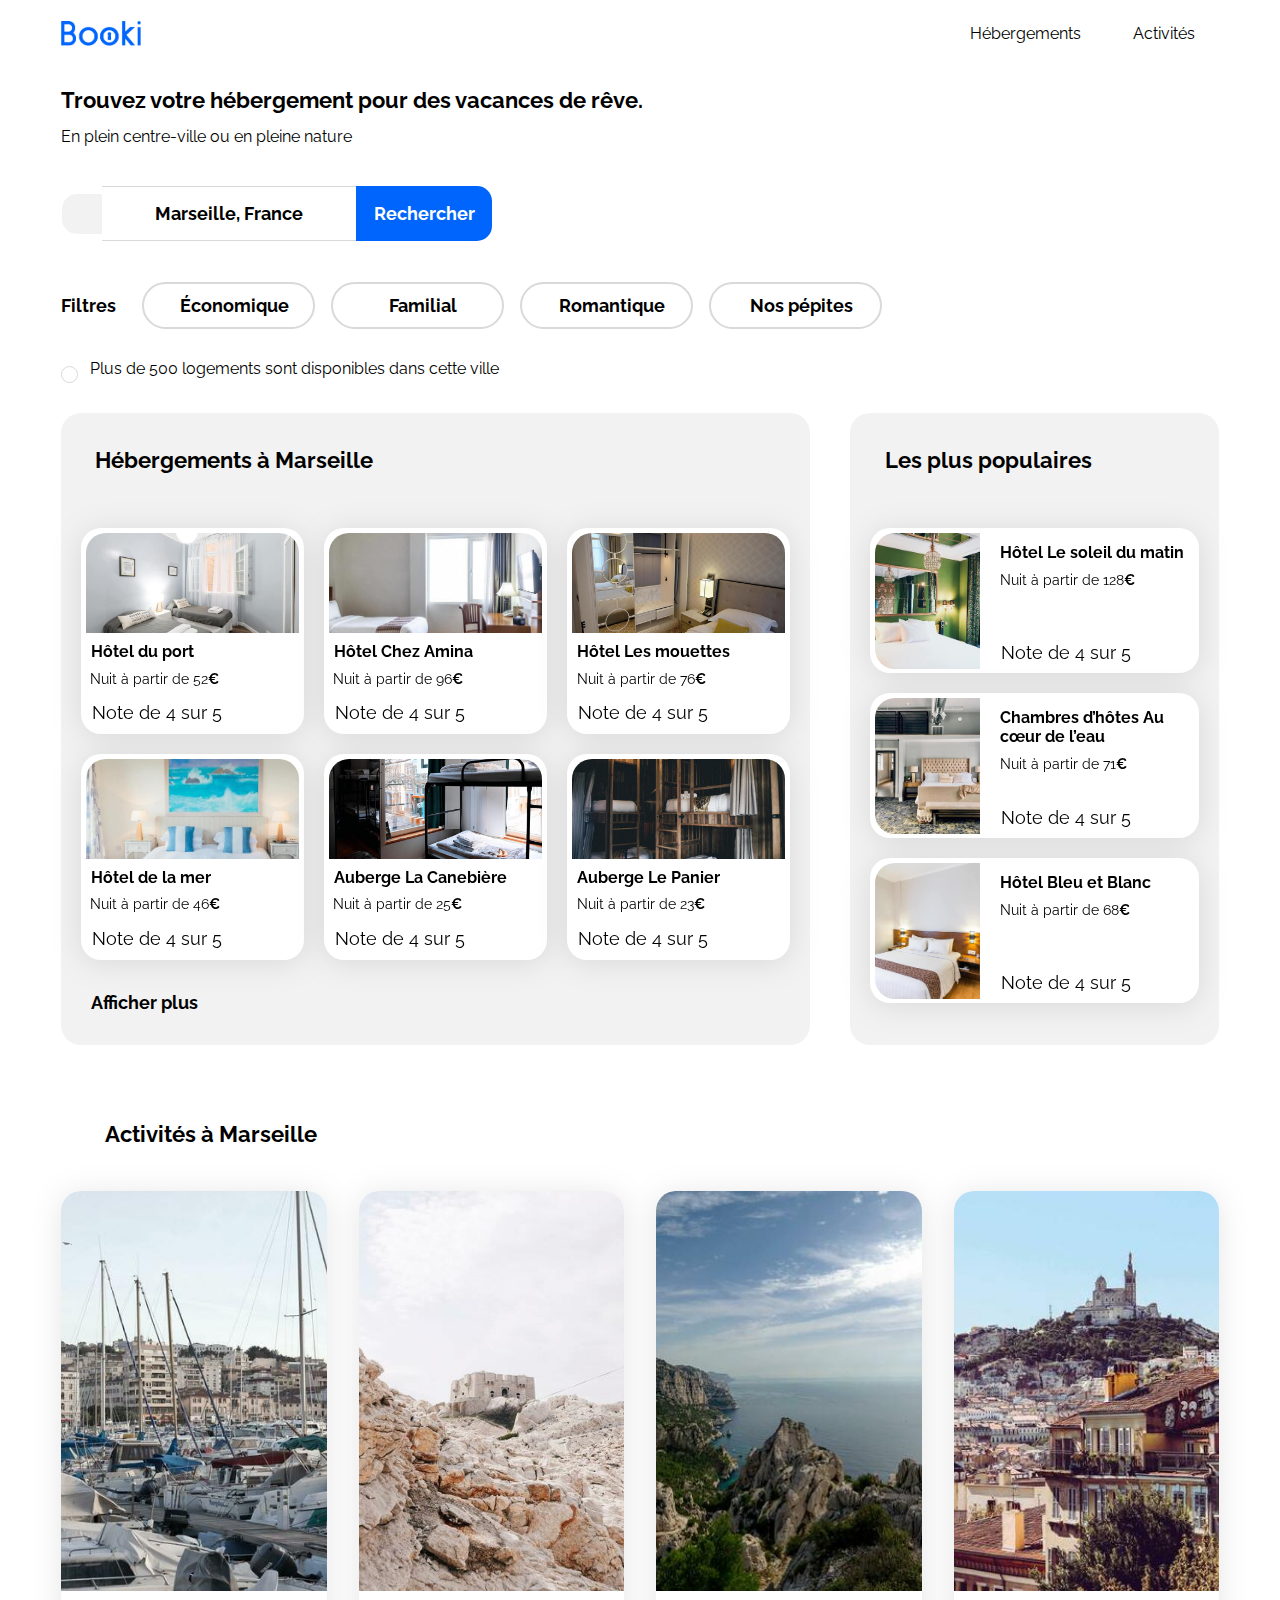
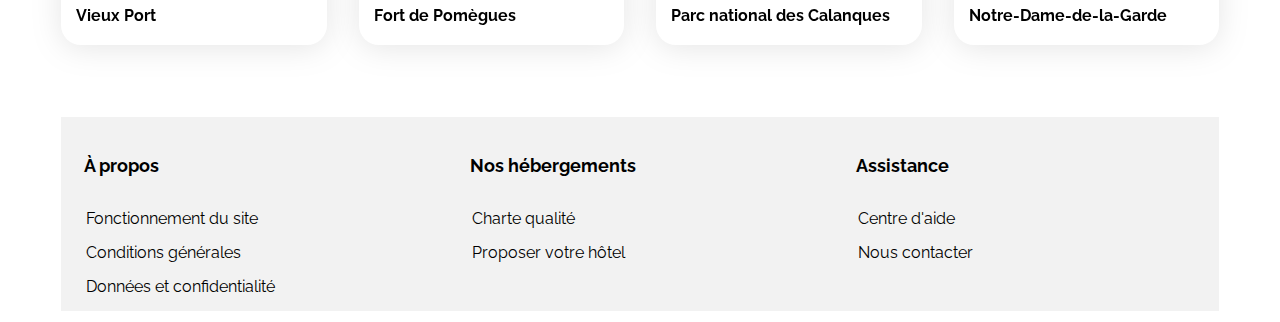
<file: index.html>
<!DOCTYPE html>
<html lang="fr">
<head>
    <meta charset="UTF-8">
    <meta name="viewport" content="width=device-width, initial-scale=1.0">
    <title>Booki</title>
    <link rel="shortcut icon" href="./images/-hotel_90655.png">
    <link rel="preconnect" href="https://fonts.googleapis.com">
    <link rel="preconnect" href="https://fonts.gstatic.com" crossorigin>
    <link href="https://fonts.googleapis.com/css2?family=Raleway:wght@400;500;700&display=swap" rel="stylesheet">
    <link rel="stylesheet" href="https://cdnjs.cloudflare.com/ajax/libs/font-awesome/6.2.1/css/all.min.css"
        integrity="sha512-MV7K8+y+gLIBoVD59lQIYicR65iaqukzvf/nwasF0nqhPay5w/9lJmVM2hMDcnK1OnMGCdVK+iQrJ7lzPJQd1w=="
        crossorigin="anonymous" referrerpolicy="no-referrer" />
    <link rel="stylesheet" href="./css/style.css">
    <link rel="stylesheet" href="./css/index.css">
</head>
<body>
    <div class="main-container">
    <header>
        <nav>
            <img src="./images/logo/Booki.png" alt="Logo Booki" class="logo" >
            <div class="sub-nav">
                <a href="#hebergements" class="anav">Hébergements</a>
                <a href="#activites" class="anav">Activités</a>
            </div>
        </nav>
        <div class="headline">
            <h1>Trouvez votre hébergement pour des vacances de rêve.</h1>
            <p>En plein centre-ville ou en pleine nature</p>
            </div>
            <form action="get" class="search-form">
                <i class="fas fa-map-marker-alt"></i>
                <input type="text" value="Marseille, France" class="search-input">
                <button type="submit" class="search-button">Rechercher</button>
                <button type="submit" class="magnifying-glass"><i class="fa-solid fa-magnifying-glass"></i></button>
              </form>
              <div class="filter-container">
                <h2>Filtres</h2>
                <div id="myBtnContainer">
                  <button class="btn" onclick="filterSelection('economique')">
                    <i class="fa-solid fa-money-bill-wave"></i>
                    Économique
                  </button>
                  <button class="btn" onclick="filterSelection('familial')">
                    <i class="fa-solid fa-person"></i> 
                    Familial
                  </button>
                  <button class="btn" onclick="filterSelection('romantique')">
                    <i class="fa-solid fa-heart"></i> 
                    Romantique
                  </button>
                  <button class="btn" onclick="filterSelection('nospepites')">
                    <i class="fa-solid fa-fire"></i>
                    Nos pépites
                  </button>
                </div>
              </div>
              <div class="info-bar">
                <p>
                    <span class="info-icon">
                     <i class="fa-solid fa-info"></i>   
                    </span>
                Plus de 500 logements sont disponibles dans cette ville
                </p>
              </div> 
      </header>
    <main>       
    <div class="hebergements-and-populaires">
    <section class="hebergements">
            <h1>Hébergements à Marseille</h1>
        <div class="ville-card">
            <a href="#">
                <article class="card">
                    <img src="./images/hebergements/fred-kleber.jpg" alt="Image de la chambre d'hôtel montrant deux lits simples">
                    <div class="card-content">
                        <div class="card-txt">
                            <h3 class="card-title">Hôtel du port</h3>
                            <p class="card-subtitle">Nuit à partir de 52<span class="euro">€</span></p>
                        </div>
                        <div class="card-rating">
                            <i class="fa-xs fa-solid fa-star" aria-hidden="true"></i>
                            <i class="fa-xs fa-solid fa-star" aria-hidden="true"></i>
                            <i class="fa-xs fa-solid fa-star" aria-hidden="true"></i>
                            <i class="fa-xs fa-solid fa-star" aria-hidden="true"></i>
                            <i class="fa-xs fa-solid fa-star neutral-star" aria-hidden="true"></i>
                            <span class="sr-only">Note de 4 sur 5</span>
                        </div>
                    </div>
                </article>
            </a>
            <a href="#">
                <article class="card">
                    <img src="./images/hebergements/febrian-zakaria.jpg" alt="Image de la chambre d'hôtel montrant deux lits doubles">
                    <div class="card-content">
                        <div class="card-txt">
                            <h3 class="card-title">Hôtel Chez Amina</h3>
                            <p class="card-subtitle">Nuit à partir de 96<span class="euro">€</span></p>
                        </div>
                        <div class="card-rating">
                            <i class="fa-xs fa-solid fa-star" aria-hidden="true"></i>
                            <i class="fa-xs fa-solid fa-star" aria-hidden="true"></i>
                            <i class="fa-xs fa-solid fa-star" aria-hidden="true"></i>
                            <i class="fa-xs fa-solid fa-star" aria-hidden="true"></i>
                            <i class="fa-xs fa-solid fa-star neutral-star" aria-hidden="true"></i>
                            <span class="sr-only">Note de 4 sur 5</span>
                        </div>
                    </div>
                </article>
            </a>
            <a href="#">
                <article class="card">
                    <img src="./images/hebergements/reisetopia.jpg" alt="Image de la chambre d'hôtel montrant un lit">
                    <div class="card-content">
                        <div class="card-txt">
                            <h3 class="card-title">Hôtel Les mouettes</h3>
                            <p class="card-subtitle">Nuit à partir de 76<span class="euro">€</span></p>
                        </div>
                        <div class="card-rating">
                            <i class="fa-xs fa-solid fa-star" aria-hidden="true"></i>
                            <i class="fa-xs fa-solid fa-star" aria-hidden="true"></i>
                            <i class="fa-xs fa-solid fa-star" aria-hidden="true"></i>
                            <i class="fa-xs fa-solid fa-star" aria-hidden="true"></i>
                            <i class="fa-xs fa-solid fa-star neutral-star" aria-hidden="true"></i>
                            <span class="sr-only">Note de 4 sur 5</span>
                        </div>
                    </div>
                </article>
            </a>
            <a href="#">
                <article class="card">
                    <img src="./images/hebergements/annie-spratt.jpg" alt="Image de la chambre d'hôtel montrant un lit">
                    <div class="card-content">
                        <div class="card-txt">
                            <h3 class="card-title">Hôtel de la mer</h3>
                            <p class="card-subtitle">Nuit à partir de 46<span class="euro">€</span></p>
                        </div>
                        <div class="card-rating">
                            <i class="fa-xs fa-solid fa-star" aria-hidden="true"></i>
                            <i class="fa-xs fa-solid fa-star" aria-hidden="true"></i>
                            <i class="fa-xs fa-solid fa-star" aria-hidden="true"></i>
                            <i class="fa-xs fa-solid fa-star" aria-hidden="true"></i>
                            <i class="fa-xs fa-solid fa-star neutral-star" aria-hidden="true"></i>
                            <span class="sr-only">Note de 4 sur 5</span>
                        </div>
                    </div>
                </article>
            </a>
            <a href="#">
                <article class="card">
                    <img src="./images/hebergements/marcus-loke.jpg" alt="Image de la chambre d'hôtel montrant deux lits supperposés">
                    <div class="card-content">
                        <div class="card-txt">
                            <h3 class="card-title">Auberge La Canebière</h3>
                            <p class="card-subtitle">Nuit à partir de 25<span class="euro">€</span></p>
                        </div>
                        <div class="card-rating">
                            <i class="fa-xs fa-solid fa-star" aria-hidden="true"></i>
                            <i class="fa-xs fa-solid fa-star" aria-hidden="true"></i>
                            <i class="fa-xs fa-solid fa-star" aria-hidden="true"></i>
                            <i class="fa-xs fa-solid fa-star" aria-hidden="true"></i>
                            <i class="fa-xs fa-solid fa-star neutral-star" aria-hidden="true"></i>
                            <span class="sr-only">Note de 4 sur 5</span>
                        </div>
                    </div>
                </article>
            </a>
            <a href="#">
                <article class="card">
                    <img src="./images/hebergements/nicate-lee.jpg" alt="Image de la chambre d'hôtel montrant plusieurs lits supperposés">
                    <div class="card-content">
                        <div class="card-txt">
                            <h3 class="card-title">Auberge Le Panier</h3>
                            <p class="card-subtitle">Nuit à partir de 23<span class="euro">€</span></p>
                        </div>
                        <div class="card-rating">
                            <i class="fa-xs fa-solid fa-star" aria-hidden="true"></i>
                            <i class="fa-xs fa-solid fa-star" aria-hidden="true"></i>
                            <i class="fa-xs fa-solid fa-star" aria-hidden="true"></i>
                            <i class="fa-xs fa-solid fa-star" aria-hidden="true"></i>
                            <i class="fa-xs fa-solid fa-star neutral-star" aria-hidden="true"></i>
                            <span class="sr-only">Note de 4 sur 5</span>
                        </div>
                    </div>
                </article>
            </a>
        </div> 
        <div class="more-result">
            <a href="#">Afficher plus</a> 
        </div>
    </section>
    <section class="populaires">
        <h1>
          Les plus populaires
          <span class="chart-icon">
            <i class="fa-solid fa-chart-line" aria-hidden="true"></i>
          </span>
        </h1>
        <div class="populaires-cards">
            <a href="#">
                <article class="card">
                    <img src="./images/hebergements/emile-guillemot.jpg" alt="Image de la chambre d'hôtel montrant un lit">
                    <div class="card-content">
                        <div class="card-txt">
                            <h3 class="card-title">Hôtel Le soleil du matin</h3>
                            <p class="card-subtitle">Nuit à partir de 128<span class="euro">€</span></p>
                        </div>
                        <div class="card-rating">
                            <i class="fa-xs fa-solid fa-star" aria-hidden="true"></i>
                            <i class="fa-xs fa-solid fa-star" aria-hidden="true"></i>
                            <i class="fa-xs fa-solid fa-star" aria-hidden="true"></i>
                            <i class="fa-xs fa-solid fa-star" aria-hidden="true"></i>
                            <i class="fa-xs fa-solid fa-star neutral-star" aria-hidden="true"></i>
                            <span class="sr-only">Note de 4 sur 5</span>
                        </div>
                    </div>
                </article>
            </a>
            <a href="#">
                <article class="card">
                    <img src="./images/hebergements/aw-creative.jpg" alt="Image de la chambre d'hôtel montrant un lit">
                    <div class="card-content">
                        <div class="card-txt">
                            <h3 class="card-title">Chambres d’hôtes Au cœur de l’eau</h3>
                            <p class="card-subtitle">Nuit à partir de 71<span class="euro">€</span></p>
                        </div>
                        <div class="card-rating">
                            <i class="fa-xs fa-solid fa-star" aria-hidden="true"></i>
                            <i class="fa-xs fa-solid fa-star" aria-hidden="true"></i>
                            <i class="fa-xs fa-solid fa-star" aria-hidden="true"></i>
                            <i class="fa-xs fa-solid fa-star" aria-hidden="true"></i>
                            <i class="fa-xs fa-solid fa-star neutral-star" aria-hidden="true"></i>
                            <span class="sr-only">Note de 4 sur 5</span>
                        </div>
                    </div>
                </article>
            </a>
            <a href="#">
                <article class="card">
                    <img src="./images/hebergements/febrian-zakaria2.jpg" alt="Image de la chambre d'hôtel montrant un lit">
                    <div class="card-content">
                        <div class="card-txt">
                            <h3 class="card-title">Hôtel Bleu et Blanc</h3>
                            <p class="card-subtitle">Nuit à partir de 68<span class="euro">€</span></p>
                        </div>
                        <div class="card-rating">
                            <i class="fa-xs fa-solid fa-star" aria-hidden="true"></i>
                            <i class="fa-xs fa-solid fa-star" aria-hidden="true"></i>
                            <i class="fa-xs fa-solid fa-star" aria-hidden="true"></i>
                            <i class="fa-xs fa-solid fa-star" aria-hidden="true"></i>
                            <i class="fa-xs fa-solid fa-star neutral-star" aria-hidden="true"></i>
                            <span class="sr-only">Note de 4 sur 5</span>
                        </div>
                    </div>
                </article>
            </a>
        </div>
    </section>
    </div>
    <section class="activites">
        <h1>Activités à Marseille</h1>
        <div class="activites-card">
            <a href="#">
                <article class="card">
                    <img src="./images/activites/reno-laithienne.jpg" alt="Image du Vieux-Port">
                    <div class="card-content">
                        <div class="card-txt">
                            <h3 class="card-title">Vieux Port</h3>
                        
                        </div>
                    </div>
                </article>
            </a>
            <a href="#">
                <article class="card">
                    <img src="./images/activites/paul-hermann.jpg" alt="Image du Fort Pomègues">
                    <div class="card-content">
                        <div class="card-txt">
                            <h3 class="card-title">Fort de Pomègues</h3>
                        
                        </div>
                    </div>
                </article>
            </a>
            <a href="#">
                <article class="card">
                    <img src="./images/activites/kilyan-sockalingum.jpg" alt="Image du Parc national des Calanques">
                    <div class="card-content">
                        <div class="card-txt">
                            <h3 class="card-title">Parc national des Calanques</h3>
                        
                        </div>
                    </div>
                </article>
            </a>
            <a href="#">
                <article class="card">
                    <img src="./images/activites/florian-wehde.jpg" alt="Image de Notre Dame de la Garde">
                    <div class="card-content">
                        <div class="card-txt">
                            <h3 class="card-title">Notre-Dame-de-la-Garde</h3>
                        
                        </div>
                    </div>
                </article>
            </a>
        </div>    
    </section>
    </main>
    <footer>
        <div class="footer-container">
            <div class="footer-column">
                <h2>À propos</h2>
                <ul>
                  <li><a href="#">Fonctionnement du site</a></li>
                  <li><a href="#">Conditions générales</a></li>
                  <li><a href="#">Données et confidentialité</a></li>
                </ul>
              </div>
              <div class="footer-column">
                <h2>Nos hébergements</h2>
                <ul>
                  <li><a href="#">Charte qualité</a></li>
                  <li><a href="#">Proposer votre hôtel</a></li>
                </ul>
              </div>
              <div class="footer-column">
                <h2>Assistance</h2>
                <ul>
                  <li><a href="#">Centre d'aide</a></li>
                  <li><a href="#">Nous contacter</a></li>
                </ul>
              </div>
        </div>
    </footer>
</div>
</body>
</html>
</file>
<file: css/style.css>
/****** General ***********/
* {
    font-family: "Raleway", sans-serif;
    margin: 0;
    padding: 0;
    box-sizing: border-box;
    scroll-behavior: smooth;
} 

html {
    font-size: 16px;
}

:root {
    --main-color: #0065FC;
    --main-bg-color: #F2F2F2;
    --filter-bg-color: #DEEBFF;
}

body { 
    display:flex;
    justify-content: center;
} 

.main-container {
    width: 100vw;
    max-width: 1440px; 
    min-width: 320px;
    padding: 0px 50px;
    margin: 11px;
    display: flex;
    flex-direction: column;
    flex: 1 1 auto;
}

main {
    display: flex;
    flex-direction: column;
}

a {
    color: #000000;
    text-decoration: none;
}

h1 {
    font-size: 1.375rem;
    color: #000000;
}

h2 {
    font-size: 1.1250rem;
    color: #000000;  
}

h3 {
    font-size: 1rem;
    color: #000000;    
}

p {
  font-size: 1rem;
  color: #000000;
}

.fa-solid {
    color: var(--main-color);
}
/******nav bar*****/
nav {
    display: flex;
    align-items: center;
    justify-content: flex-end;
    flex-wrap: wrap;
    position: relative; 
    z-index: 1;
    margin-top: 10px;
}

.logo {
    margin-right: auto;
    max-width: 80px;
    max-height: 80px;
}

nav a {
    padding: 1.5em;
    position: relative;
    z-index: 2;
}

nav a::before {
    content: "";
    position: absolute;
    top: 0;
    left: 50%;
    width: 0;
    height: 2px;
    background-color: transparent;
    transition: background-color 0.3s ease;
    transform: translateX(-50%)
}
  
nav a:hover::before {
    background-color: #0065FC;
    width: 75%;
}

nav a:hover {
    color: #0065FC;
}
  
/********Headline*********/
.headline h1 {
   padding: 1.875em 0em 0.625em 0em;
}

/******* Search bar ********/
.search-form {
    width: 100%;
    display: flex;
    align-items: center;
    border-radius: 15px;
    padding: 40px 1px 1px 1px;
}
  
.search-form i {
    color: #000000;
    background-color: #F2F2F2;
    border-radius: 15px 0px 0px 15px;
    padding: 1em;
    font-size: 1.25rem;
}
  
.search-input {
    border: 0.5px solid #d9d9d9;
    border-left: none;
    border-right: none;
    color: #000000;
    padding: 0.8750em;
    font-size: 1.125rem;
    font-weight: 700;
    text-align: center;
    min-width: 190px;
}

.search-input:focus {
    outline: none;
}
   
.search-button {
    background-color: var(--main-color);
    color: #fff;
    border: none;
    outline: none;
    padding: 0.9375em 1em;
    border-radius: 0px 15px 15px 0px;
    font-size: 1.125rem;
    font-weight: 700;
    text-align: center;
    width: 136px;
    transition: 0.2s;
}
  
.search-button:hover {
    background-color: #0069d9;
    box-shadow: 0px 0px 5px #484646;
}

.magnifying-glass:hover {
    background-color: #0069d9;
}

.magnifying-glass {
    display: none;
    border: none;
    outline: none;
}

.magnifying-glass i {
    background-color: var(--main-color);
    border-radius: 1em;
    font-size: 1.25em;
    color: #fff;
    padding: 1.15em;
    margin-left: -15px;
}

/******** Filter**********/
.filter-container {
    display: flex;
    flex-flow: row wrap;
    align-items: center;
    gap: 0.9375em;
    padding: 2.5em 0em 1.875em 0em;
}
  
.filter-container h2 {
    padding: 0.6250em 0.6250em 0.6250em 0em;
}
  
#myBtnContainer {
    display: flex;
    flex: 1 1 auto;
    gap: 1em;
}

.btn {
    font-size: 1.1250rem;
    font-weight: 700;
    border: 2px solid #d9d9d9;
    background-color: #fff;
    border-radius: 25px;
    padding: 0.6250em;
    width: 173px;
}

.btn i {
    padding-right: 0.6250em;
}

.btn:hover {
    background-color: #deebff;
    transition: 0.15s;
}

/*******info bar******/
.info-bar {
    display: flex;
    align-items: center;
    padding-bottom: 1.875em;
}

.info-icon {
    font-size: 0.75rem;
    border: 1px solid #D9D9D9;
    border-radius: 50%;
    padding: 0.6250em;
    display: inline-flex;
    align-items: center;
    justify-content: center;
    margin-right: 0.6250em;
    width: 0.6250em;
    height: 0.6250em;
}

/******* footer ******/
.footer-container {
    width: 100%;
    display: flex;
    align-items: baseline;  
    background-color: var(--main-bg-color);
    padding-top: 1em;
}

.footer-column {
    flex: 1;
}
  
.footer-column h2 {
    margin-bottom: 0.6250em;
    padding: 1.25em 0.6250em 0.6250em 1.25em;
}
  
.footer-column ul {
    list-style-type: none;
    padding: 0.3125em;
    margin-left: 0.9375em;
}
  
.footer-column li {
    margin-bottom: 0.3125em;
    padding: 0.3125em;
}
  
.footer-column a {
    text-decoration: none;
}
  
.footer-column a:hover {
    text-decoration: underline;
}

/****** Media queries ***********/
/* Medium devices (tablets, less/equal than 1024px) */
@media (width <= 1024px) {

.btn {
    width: 161px;
    padding: 0.75em 0em;
}

}

/* Small devices (phones, less than 768px) */
@media (width <= 768px) {

.main-container {
    padding: 0;
    margin: 0;
}    

.logo{
    margin: auto;
    max-width: 100px;
    max-height: 100px;
    display: flex;
    margin-bottom: 2em;
}

nav{
    display: block;
    padding-top: 2em;
    width: 100%;
}

nav .sub-nav{
    width: 100%;
    display: flex;
}

nav .sub-nav a{
    width: 100%;
    text-align: center;
    border-bottom: 3px solid lightgray;
}

nav a {
    padding-right: 2em;
    padding-bottom: 0.6250em;
}
nav a:hover{
    border-bottom: 3px solid #0065FC;
    border-top: 0;
    color: #0065FC;
}
nav a:hover::before {
    background-color: transparent;
    width: 0;
}
.headline {
    padding: 1em;
}

.headline h1 {
    padding: 0;
}

.headline p {
    padding-top: 1em;
}
.search-form {
    padding: 1em;
}

.search-input{
    width: 90%;
}

.search-button {
    display: none;
}

.magnifying-glass {
    display: contents;
}

.filter-container {
    padding: 1em;
}
 
.filter-container h2 {
   width: 100%;
}

#myBtnContainer {
    justify-content: space-evenly;
    flex-wrap: wrap;
}

.btn {
    width: 47%;
    font-size: 1rem;
}

.info-bar {
    padding: 1.25em 1em;
}

.footer-container {
    flex-direction: column;
}
    
}
</file>
<file: css/index.css>
/******main search results properties******/
.hebergements-and-populaires {
    display: flex;
}

.hebergements-and-populaires section {
    border-radius: 20px;
}

/****** Hebergements ***********/
.hebergements {
    width: 65%;
    margin-right: 2.50rem;
    background-color: var(--main-bg-color);
}

.hebergements h1 {
    padding: 1.5625em 0em 2.5em 1.5625em;
}

.ville-card {
    display: flex;
    flex-wrap: wrap;
    padding: 0em 1.25em 2em 1.25em;
    gap: 1.25em;
    justify-content: space-evenly;
}
.ville-card a {
    width: 30%;
    display: flex;
    flex: 1 1 auto;
}

.card {
    background-color: white;
    border-radius: 20px;
    padding: 0.3125em;
    filter: drop-shadow(0px 3px 15px rgba(0, 0, 0, 0.1));
    width: 100%;
    transition: 0.2s;
}

.card:hover {
    transform: scale(1.05);
}

.card img {
    object-fit: cover;
    border-radius: 20px 20px 0px 0px;
    height: 100px;
    width: 100%;
}

.card-title {
    font-size: 1rem;
    padding: 0.3125em;
}

.card-subtitle {
    font-size: 0.875rem;
    padding: 0.3125em;
}

.euro {
    font-weight: 700;
}

.card-rating {
    font-size: 1.125rem;
    padding: 0.6250em 0.3125em 0.3125em 0.3125em;
}

.card-rating i:nth-child(-n+4) {
    color: #0065FC; 
}
  
.card-rating i:nth-child(5) {
    color: #F2F2F2; 
}

.more-result{
    padding-bottom: 2em;
    padding-left: 1.8750em;
}

.more-result a {
  font-size: 1.125rem;
  font-weight: 700;
}

/****** Populaires ***********/
.populaires {
    width: 32%;
    background-color: var(--main-bg-color);
}
  
.populaires h1 {
    display: flex;
    justify-content: space-between;
    padding: 1.5625em 0em 2.5em 1.5625em;
}
  
.populaires h1 .chart-icon {
    padding-right: 1.5625em;
}
 
.populaires-cards {
    display: flex;
    flex-direction: column;
    padding: 0em 1.25em 1.8750em 1.25em;
    gap: 1.25em;
    justify-content: space-evenly;
}

.populaires-cards a {
    display: flex;
    flex: 1 1 auto;
}

.populaires-cards .card {
    display: flex;
    flex-direction: row;
    max-height: 145px;
}

.populaires-cards img {
    width: 33%;
    height: 136px;
    border-radius: 20px 0px 0px 20px;
}
  
.populaires-cards .card-content {
    display: flex;
    flex-direction: column;
    padding-top: 0.3125em;
    padding-left: 0.9375em;
}

.populaires-cards .card-txt {
    display: flex;
    flex-direction: column;
    flex: 1 1 auto;
}
  
/****** Activités ***********/
.activites {
    width: auto;
    display: flex;
    padding-top: 2em ;
    padding-bottom: 4.5em;
    flex-flow: row wrap;
}

.activites h1 {
    padding: 2em 0em 2em 2em;
    width: 100%;
}

.activites-card {
    display: flex;
    gap: 2em;
}

.activites-card .card {
    padding: 0em 0em 0.3125em 0em;
}

.activites-card a {
    display: flex;
    width: 25%;
}

.activites-card img {
    display: flex;
    max-width: 100%;
    height: 400px;
}

.activites-card .card-title {
    display: flex;
    align-items: center;
    padding: 0.9375em;
    text-align: left;
}

/****** Media queries ***********/
/* Medium devices (tablets, less/equal than 1024px) */
@media (width <= 1024px) {

.hebergements-and-populaires {
    flex-direction: column;
    gap: 2.5em;
}

.populaires h1 .chart-icon {
    padding: 0rem 1.5625em;
}
.hebergements {
    width: 100%;
}

.more-result {
    margin-bottom: 30px;
}

.populaires {
    width: 100%;
}

.populaires-cards {
    flex-direction: row;
}

.populaires-cards .card {
    max-width: 275px;
}

.populaires-cards img {
    max-width: 92px;
}

}

/* Small devices (phones, less than 768px) */
@media (width <= 768px) {

.hebergements-and-populaires {
    flex-direction: column-reverse;
    gap: 2.5em; 
}

.hebergements-and-populaires section {
    border-radius: unset;
}

.hebergements {
    background-color: unset;
}

.ville-card {
   flex-direction: column;
}

.ville-card a {
    width: 100%;
    max-width: none;
    max-height: none;
}

.card img {
    width: 100%;
    height: 120px;
}

.populaires-cards {
    flex-direction: column;
}

.populaires-cards .card {
    width: 100%;
    max-width: none;
    max-height: none;
}

.populaires-cards img {
    min-width: 112px;
}

.activites  {
    justify-content: space-evenly;  
}
 
.activites-card {
    flex: 1 1 auto;
    flex-direction: column;
    margin: 1em;
}
 
.activites-card a {
    width: 100%;
}

}
</file>
